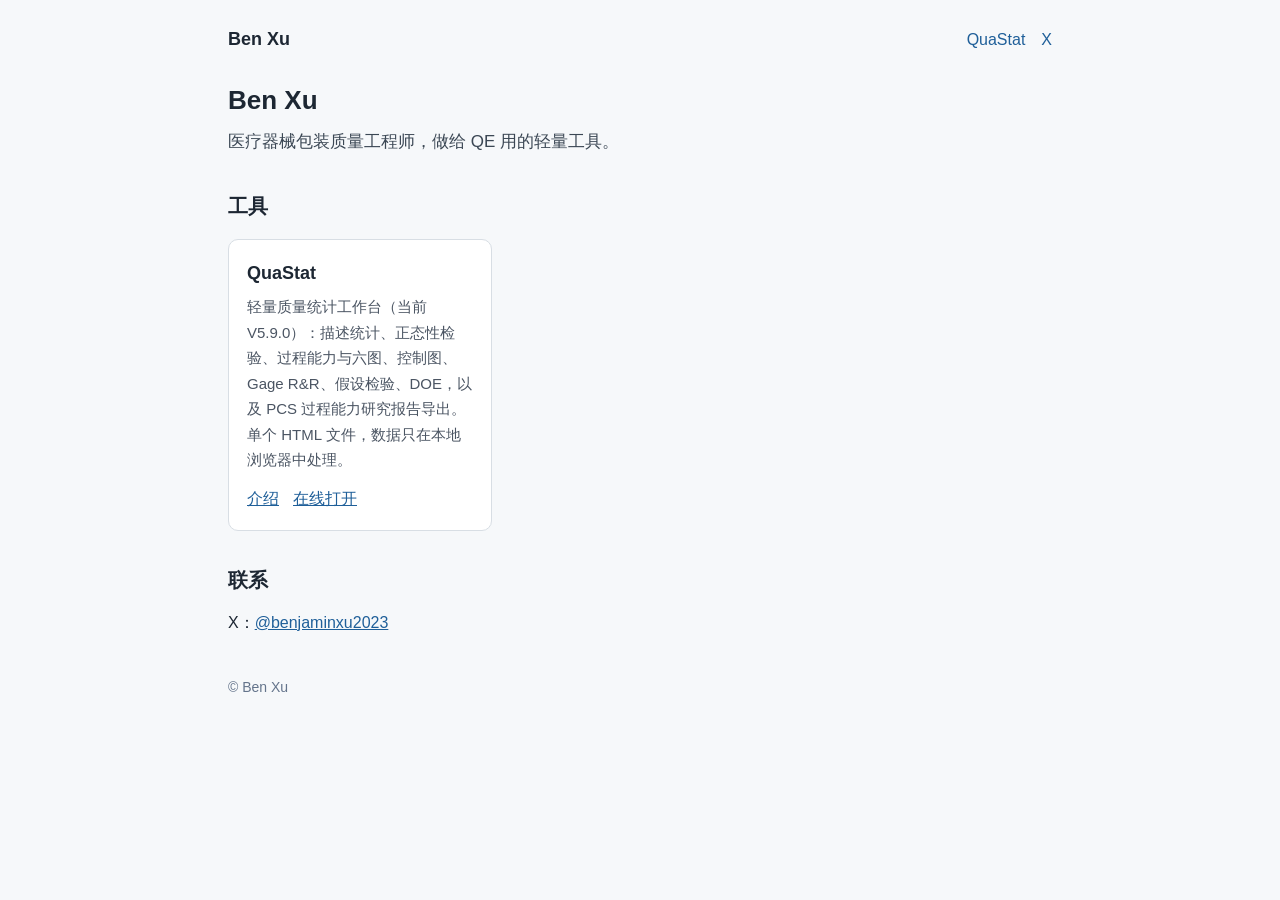
<file: index.html>
<!doctype html>
<html lang="zh-CN">
<head>
<meta charset="utf-8">
<meta name="viewport" content="width=device-width, initial-scale=1">
<title>Ben Xu · 给 QE 用的轻量工具</title>
<meta name="description" content="Ben Xu，医疗器械包装质量工程师，做给 QE 用的轻量工具。">
<link rel="stylesheet" href="/style.css">
</head>
<body>
<div class="wrap">
<header class="site"><a class="name" href="/">Ben Xu</a><nav><a href="/quastat/">QuaStat</a><a href="https://x.com/benjaminxu2023" rel="me noopener">X</a></nav></header>
<main>
<h1>Ben Xu</h1>
<p class="lead">医疗器械包装质量工程师，做给 QE 用的轻量工具。</p>

<h2>工具</h2>
<div class="cards">
  <div class="card">
    <h3>QuaStat</h3>
    <p>轻量质量统计工作台（当前 V5.9.0）：描述统计、正态性检验、过程能力与六图、控制图、Gage R&amp;R、假设检验、DOE，以及 PCS 过程能力研究报告导出。单个 HTML 文件，数据只在本地浏览器中处理。</p>
    <div class="links"><a href="/quastat/">介绍</a><a href="https://quastat.pages.dev/">在线打开</a></div>
  </div>
</div>

<h2>联系</h2>
<p>X：<a href="https://x.com/benjaminxu2023" rel="me noopener">@benjaminxu2023</a></p>
</main>
<footer>© Ben Xu</footer>
</div>
</body>
</html>
</file>
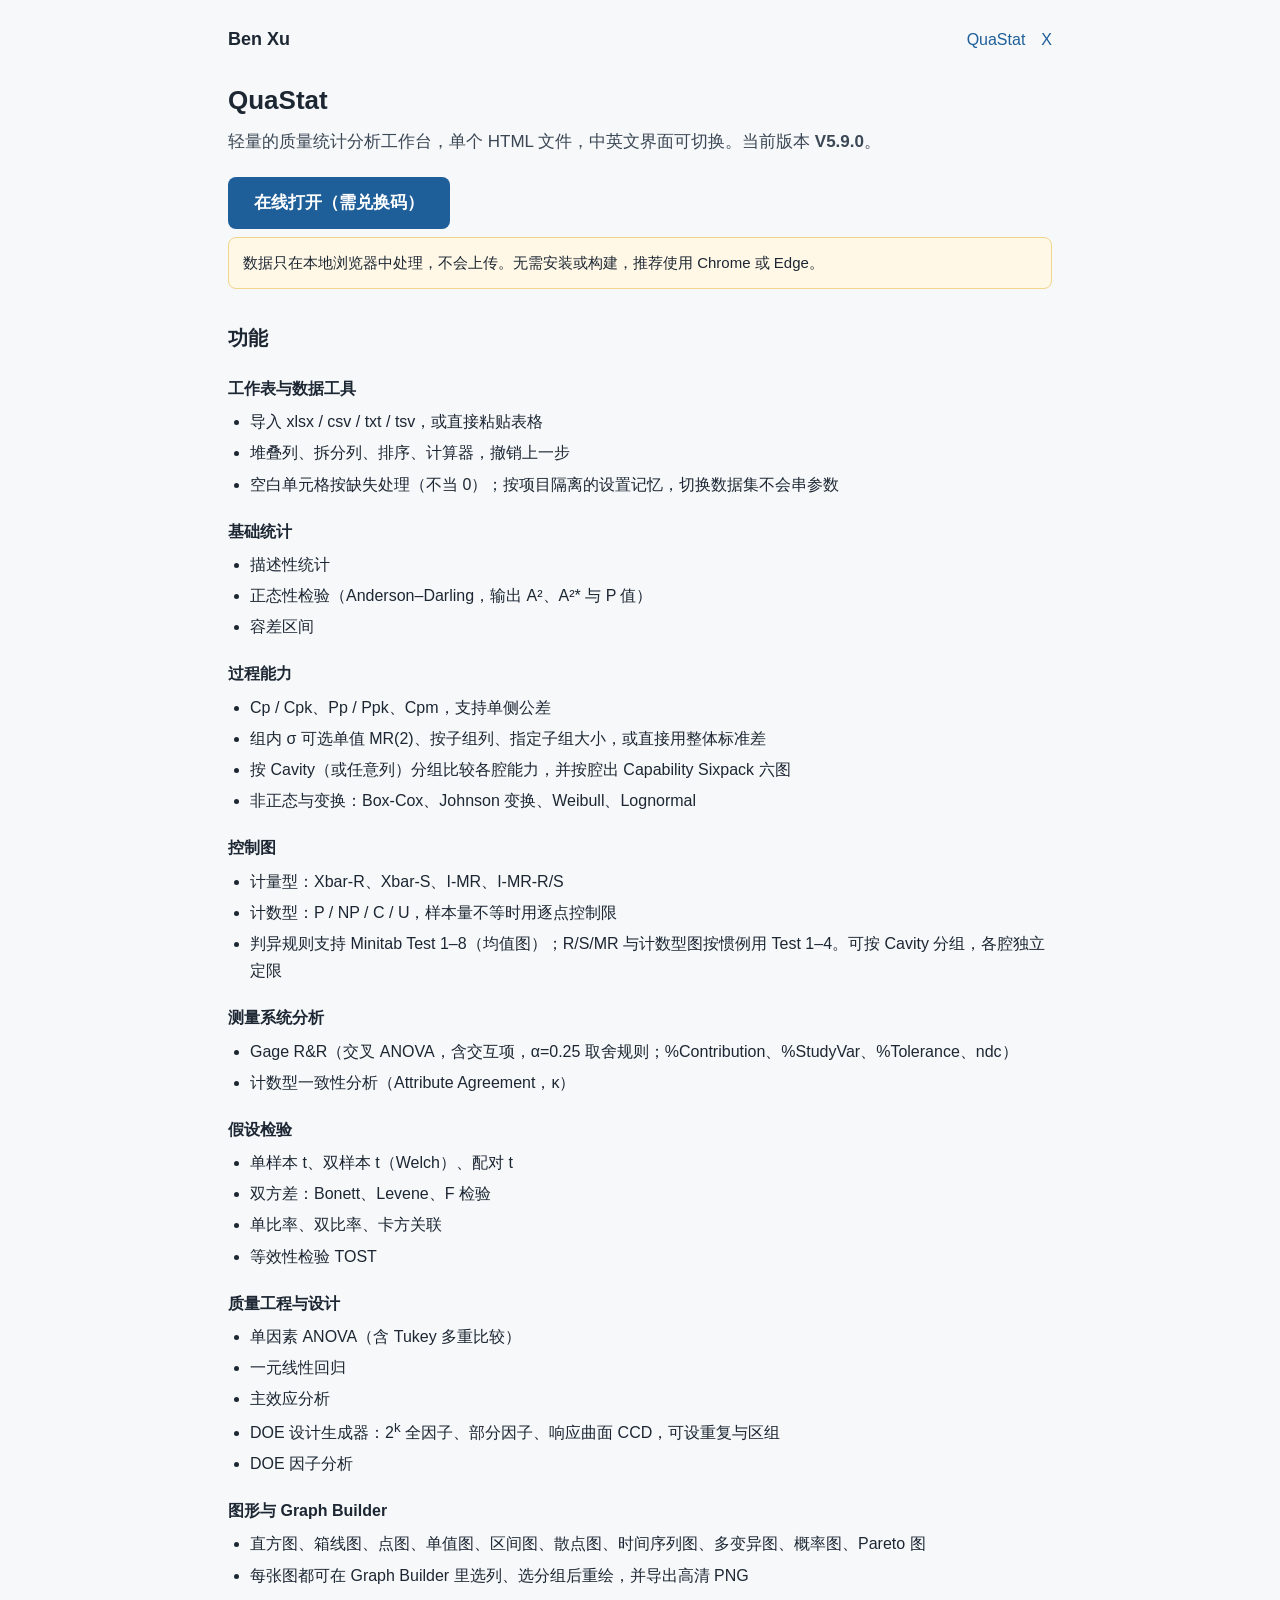
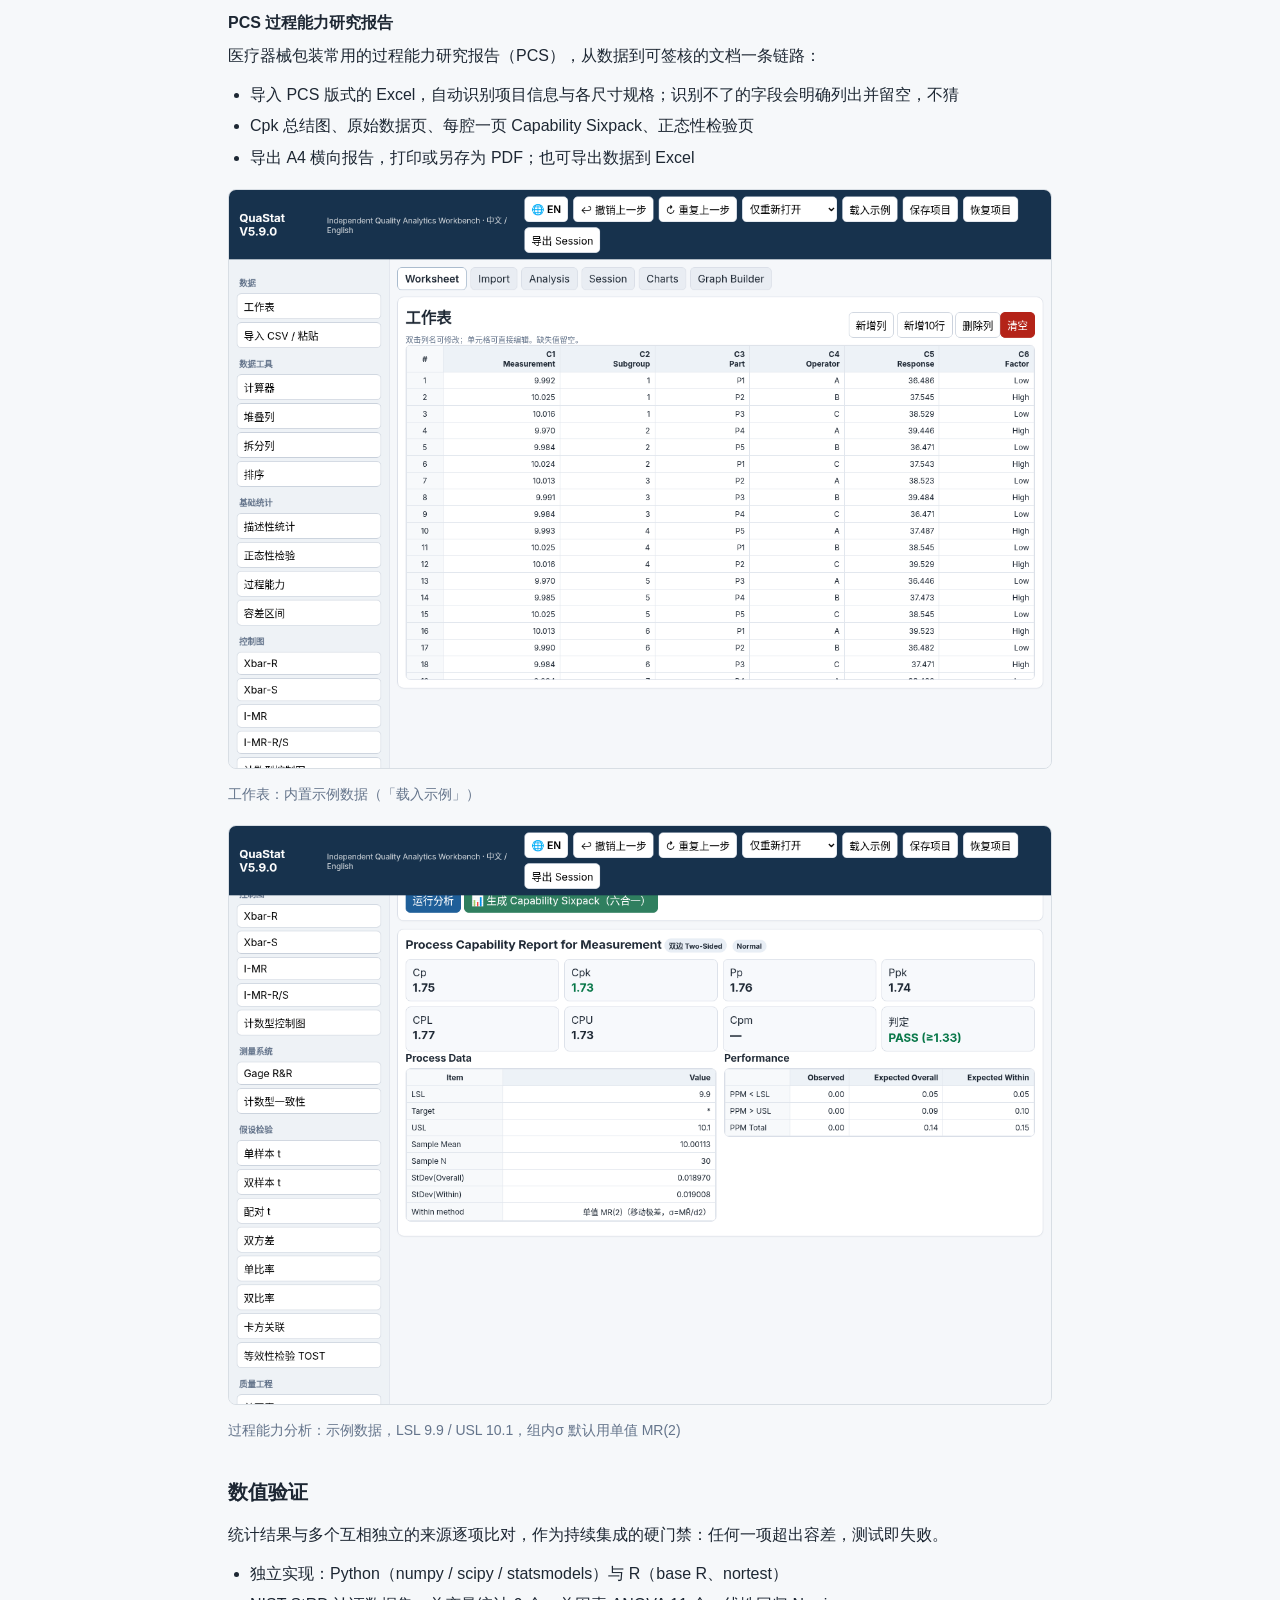
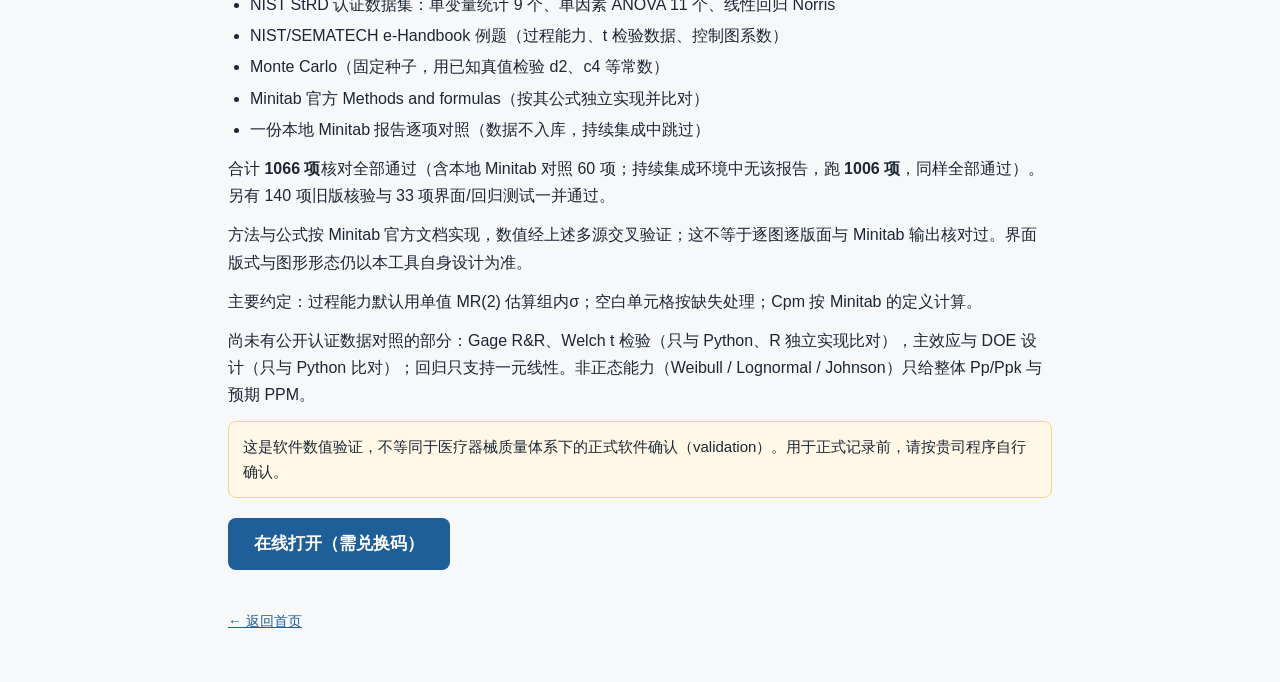
<file: quastat/index.html>
<!doctype html>
<html lang="zh-CN">
<head>
<meta charset="utf-8">
<meta name="viewport" content="width=device-width, initial-scale=1">
<title>QuaStat V5.9.0 · 轻量质量统计工作台</title>
<meta name="description" content="QuaStat V5.9.0：单个 HTML 文件的质量统计分析工作台。过程能力与六图、控制图、Gage R&amp;R、假设检验、DOE，以及 PCS 过程能力研究报告。数据只在本地浏览器中处理。">
<meta name="version" content="5.9.0">
<link rel="stylesheet" href="/style.css">
</head>
<body>
<div class="wrap">
<header class="site"><a class="name" href="/">Ben Xu</a><nav><a href="/quastat/">QuaStat</a><a href="https://x.com/benjaminxu2023" rel="me noopener">X</a></nav></header>
<main>
<h1>QuaStat</h1>
<p class="lead">轻量的质量统计分析工作台，单个 HTML 文件，中英文界面可切换。当前版本 <strong>V5.9.0</strong>。</p>
<div class="cta"><a class="btn" href="https://quastat.pages.dev/">在线打开（需兑换码）</a></div>
<p class="note">数据只在本地浏览器中处理，不会上传。无需安装或构建，推荐使用 Chrome 或 Edge。</p>

<h2>功能</h2>

<h3>工作表与数据工具</h3>
<ul>
  <li>导入 xlsx / csv / txt / tsv，或直接粘贴表格</li>
  <li>堆叠列、拆分列、排序、计算器，撤销上一步</li>
  <li>空白单元格按缺失处理（不当 0）；按项目隔离的设置记忆，切换数据集不会串参数</li>
</ul>

<h3>基础统计</h3>
<ul>
  <li>描述性统计</li>
  <li>正态性检验（Anderson–Darling，输出 A²、A²* 与 P 值）</li>
  <li>容差区间</li>
</ul>

<h3>过程能力</h3>
<ul>
  <li>Cp / Cpk、Pp / Ppk、Cpm，支持单侧公差</li>
  <li>组内 σ 可选单值 MR(2)、按子组列、指定子组大小，或直接用整体标准差</li>
  <li>按 Cavity（或任意列）分组比较各腔能力，并按腔出 Capability Sixpack 六图</li>
  <li>非正态与变换：Box-Cox、Johnson 变换、Weibull、Lognormal</li>
</ul>

<h3>控制图</h3>
<ul>
  <li>计量型：Xbar-R、Xbar-S、I-MR、I-MR-R/S</li>
  <li>计数型：P / NP / C / U，样本量不等时用逐点控制限</li>
  <li>判异规则支持 Minitab Test 1–8（均值图）；R/S/MR 与计数型图按惯例用 Test 1–4。可按 Cavity 分组，各腔独立定限</li>
</ul>

<h3>测量系统分析</h3>
<ul>
  <li>Gage R&amp;R（交叉 ANOVA，含交互项，α=0.25 取舍规则；%Contribution、%StudyVar、%Tolerance、ndc）</li>
  <li>计数型一致性分析（Attribute Agreement，κ）</li>
</ul>

<h3>假设检验</h3>
<ul>
  <li>单样本 t、双样本 t（Welch）、配对 t</li>
  <li>双方差：Bonett、Levene、F 检验</li>
  <li>单比率、双比率、卡方关联</li>
  <li>等效性检验 TOST</li>
</ul>

<h3>质量工程与设计</h3>
<ul>
  <li>单因素 ANOVA（含 Tukey 多重比较）</li>
  <li>一元线性回归</li>
  <li>主效应分析</li>
  <li>DOE 设计生成器：2<sup>k</sup> 全因子、部分因子、响应曲面 CCD，可设重复与区组</li>
  <li>DOE 因子分析</li>
</ul>

<h3>图形与 Graph Builder</h3>
<ul>
  <li>直方图、箱线图、点图、单值图、区间图、散点图、时间序列图、多变异图、概率图、Pareto 图</li>
  <li>每张图都可在 Graph Builder 里选列、选分组后重绘，并导出高清 PNG</li>
</ul>

<h3>PCS 过程能力研究报告</h3>
<p>医疗器械包装常用的过程能力研究报告（PCS），从数据到可签核的文档一条链路：</p>
<ul>
  <li>导入 PCS 版式的 Excel，自动识别项目信息与各尺寸规格；识别不了的字段会明确列出并留空，不猜</li>
  <li>Cpk 总结图、原始数据页、每腔一页 Capability Sixpack、正态性检验页</li>
  <li>导出 A4 横向报告，打印或另存为 PDF；也可导出数据到 Excel</li>
</ul>

<figure><img src="/quastat/img/worksheet.png" alt="QuaStat 工作表（内置示例数据）" width="1280" height="900" loading="lazy"><figcaption>工作表：内置示例数据（「载入示例」）</figcaption></figure>
<figure><img src="/quastat/img/capability.png" alt="QuaStat 过程能力分析结果（内置示例数据）" width="1280" height="900" loading="lazy"><figcaption>过程能力分析：示例数据，LSL 9.9 / USL 10.1，组内σ 默认用单值 MR(2)</figcaption></figure>

<h2>数值验证</h2>
<p>统计结果与多个互相独立的来源逐项比对，作为持续集成的硬门禁：任何一项超出容差，测试即失败。</p>
<ul>
  <li>独立实现：Python（numpy / scipy / statsmodels）与 R（base R、nortest）</li>
  <li>NIST StRD 认证数据集：单变量统计 9 个、单因素 ANOVA 11 个、线性回归 Norris</li>
  <li>NIST/SEMATECH e-Handbook 例题（过程能力、t 检验数据、控制图系数）</li>
  <li>Monte Carlo（固定种子，用已知真值检验 d2、c4 等常数）</li>
  <li>Minitab 官方 Methods and formulas（按其公式独立实现并比对）</li>
  <li>一份本地 Minitab 报告逐项对照（数据不入库，持续集成中跳过）</li>
</ul>
<p>合计 <strong>1066 项</strong>核对全部通过（含本地 Minitab 对照 60 项；持续集成环境中无该报告，跑 <strong>1006 项</strong>，同样全部通过）。另有 140 项旧版核验与 33 项界面/回归测试一并通过。</p>
<p>方法与公式按 Minitab 官方文档实现，数值经上述多源交叉验证；这不等于逐图逐版面与 Minitab 输出核对过。界面版式与图形形态仍以本工具自身设计为准。</p>
<p>主要约定：过程能力默认用单值 MR(2) 估算组内σ；空白单元格按缺失处理；Cpm 按 Minitab 的定义计算。</p>
<p>尚未有公开认证数据对照的部分：Gage R&amp;R、Welch t 检验（只与 Python、R 独立实现比对），主效应与 DOE 设计（只与 Python 比对）；回归只支持一元线性。非正态能力（Weibull / Lognormal / Johnson）只给整体 Pp/Ppk 与预期 PPM。</p>
<p class="note">这是软件数值验证，不等同于医疗器械质量体系下的正式软件确认（validation）。用于正式记录前，请按贵司程序自行确认。</p>
<div class="cta"><a class="btn" href="https://quastat.pages.dev/">在线打开（需兑换码）</a></div>
</main>
<footer><a href="/">← 返回首页</a></footer>
</div>
</body>
</html>
</file>
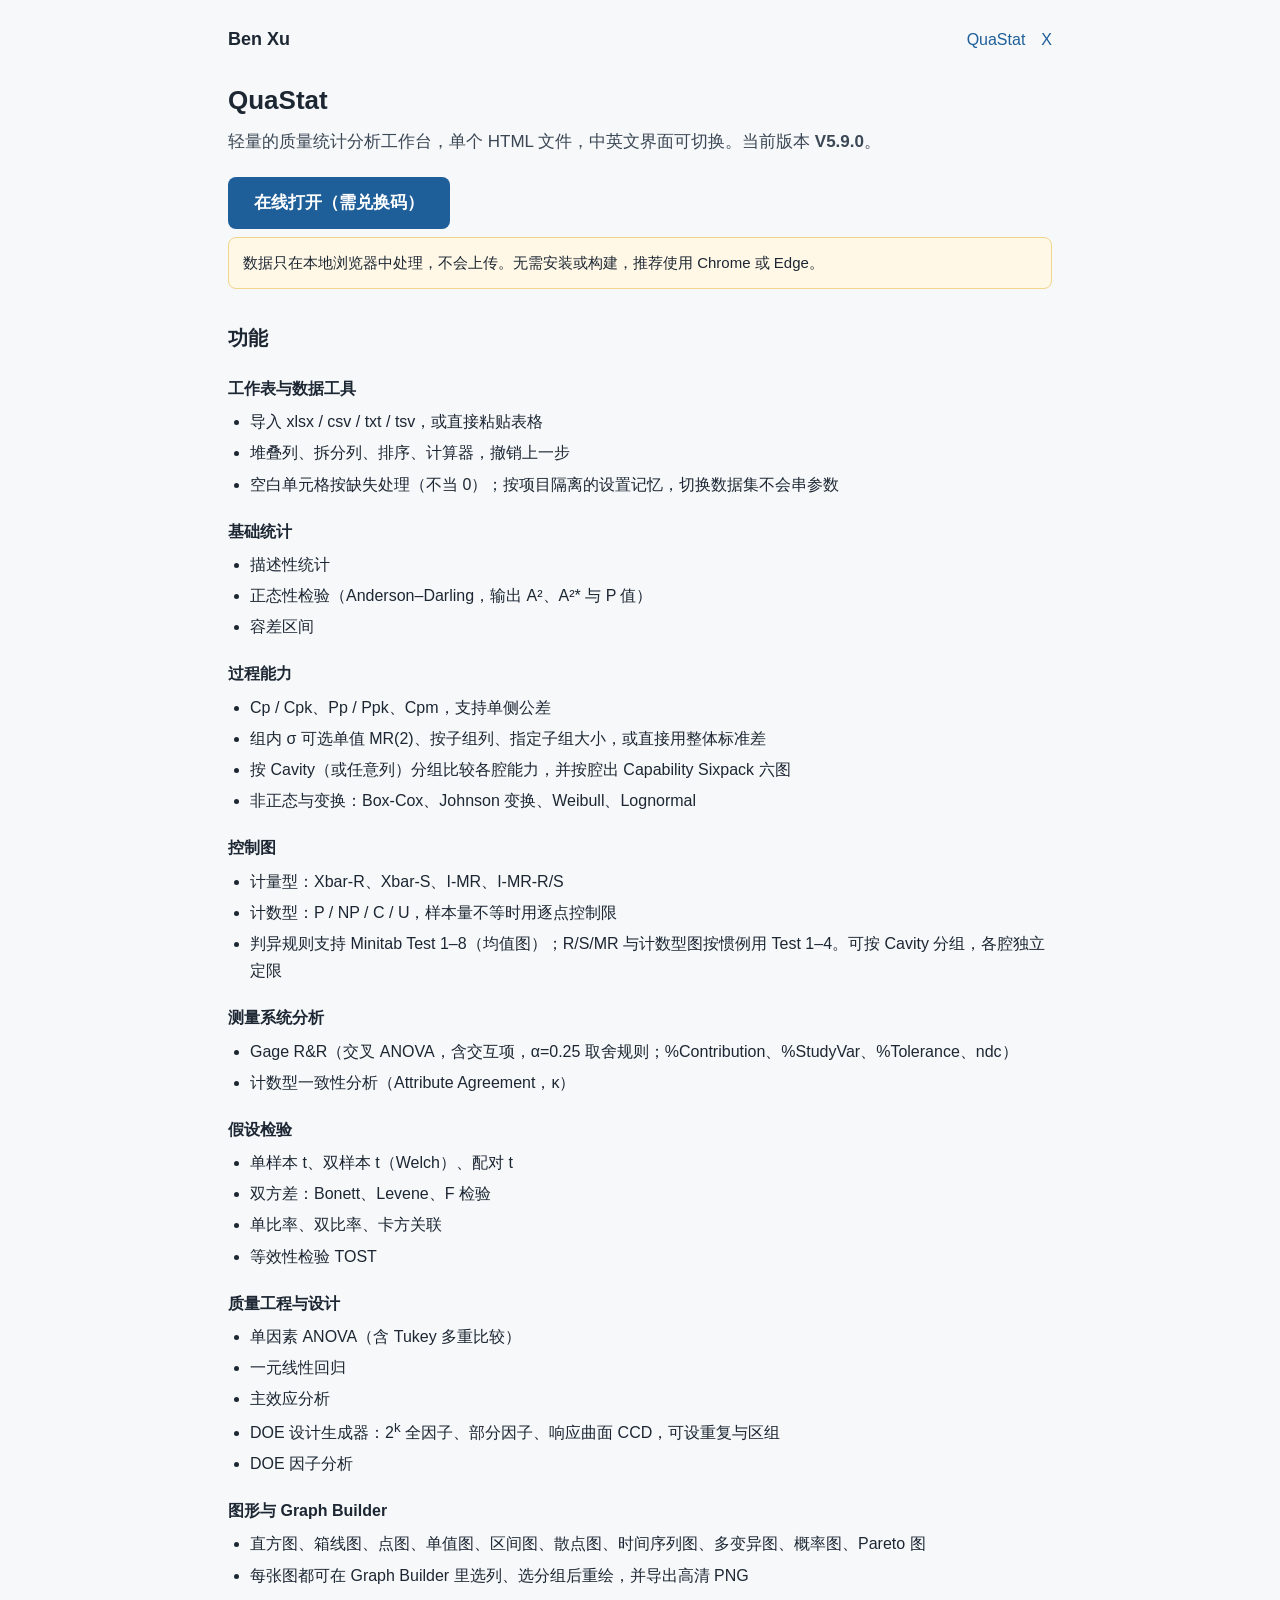
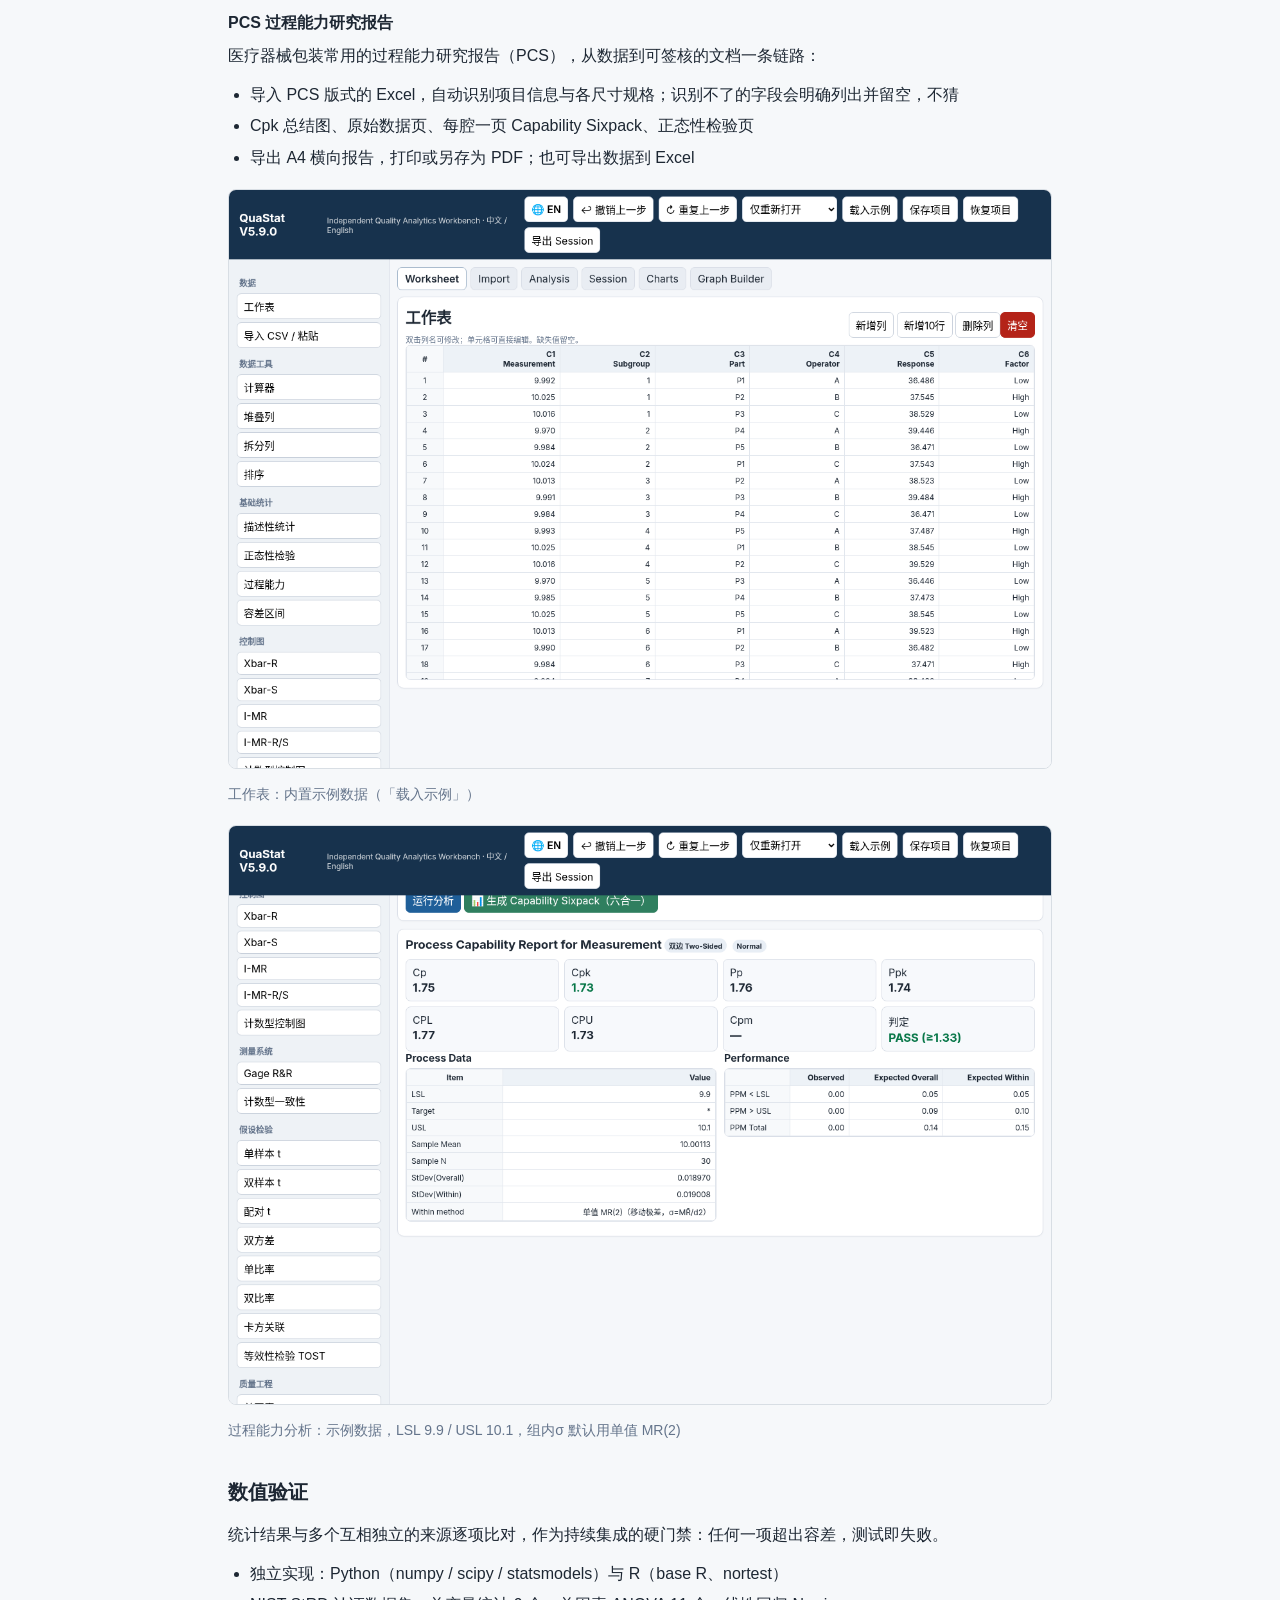
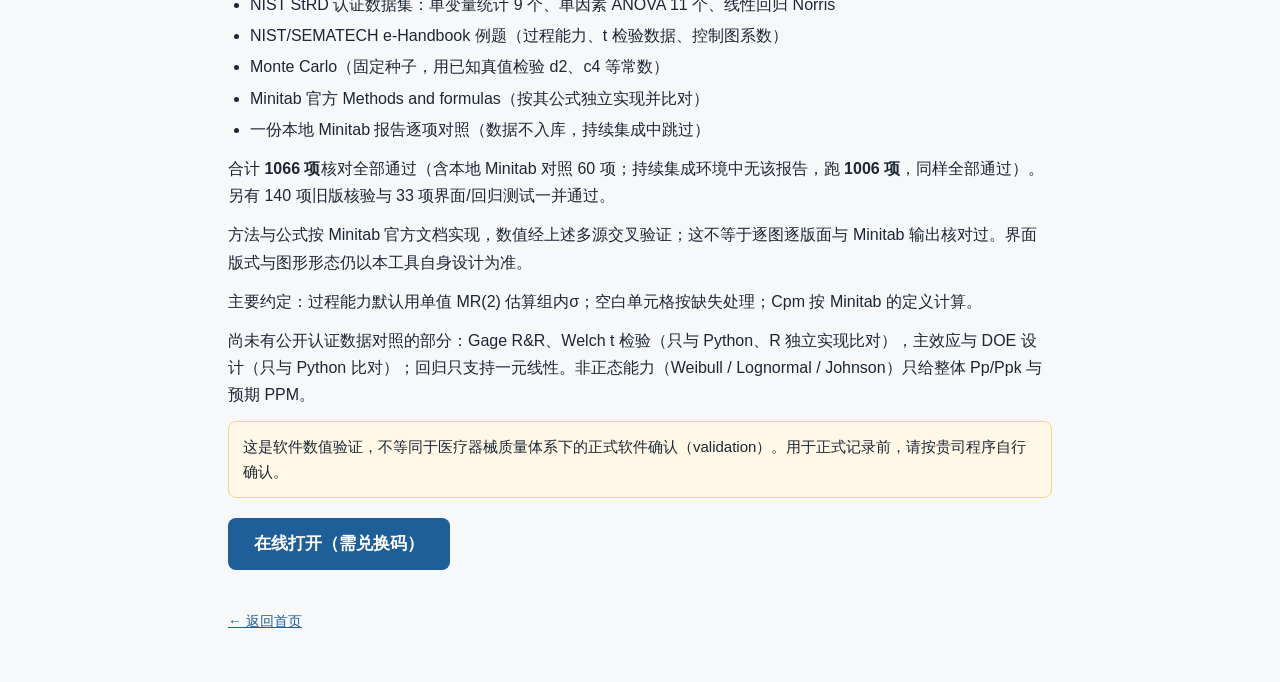
<file: quastat/app/index.html>
<!doctype html>
<html lang="zh-CN"><head><meta charset="utf-8">
<meta name="viewport" content="width=device-width,initial-scale=1">
<meta name="robots" content="noindex">
<meta http-equiv="refresh" content="0; url=/quastat/">
<title>QuaStat</title></head>
<body><p>QuaStat 已迁移，正在跳转到 <a href="/quastat/">介绍页</a>。</p></body></html>
</file>
<file: style.css>
*{box-sizing:border-box}
html{-webkit-text-size-adjust:100%}
body{margin:0;font-family:-apple-system,"Segoe UI","PingFang SC","Microsoft YaHei",sans-serif;color:#1d2733;background:#f6f8fa;line-height:1.7}
a{color:#1f5f99}
.wrap{max-width:860px;margin:0 auto;padding:24px 18px 48px}
header.site{display:flex;justify-content:space-between;align-items:center;gap:12px;flex-wrap:wrap;margin-bottom:28px}
header.site .name{font-weight:700;font-size:18px;color:#1d2733;text-decoration:none}
header.site nav a{margin-left:16px;text-decoration:none}
h1{font-size:26px;line-height:1.35;margin:0 0 10px}
h2{font-size:20px;margin:32px 0 12px}
h3{font-size:16px;margin:20px 0 6px;color:#1d2733}
p{margin:0 0 12px}
.lead{font-size:17px;color:#3b4754}
.cards{display:grid;grid-template-columns:repeat(auto-fill,minmax(240px,1fr));gap:16px;margin-top:16px}
.card{background:#fff;border:1px solid #d8dee4;border-radius:10px;padding:18px;display:flex;flex-direction:column}
.card h3{margin:0 0 6px;font-size:18px}
.card p{color:#4b5563;font-size:15px;flex:1}
.card .links a{margin-right:14px}
.btn{display:inline-block;background:#1f5f99;color:#fff;text-decoration:none;font-weight:600;padding:12px 26px;border-radius:8px;font-size:17px}
.btn:hover{background:#174a78}
.btn.secondary{background:#fff;color:#1f5f99;border:1px solid #1f5f99}
.cta{margin:20px 0 8px;display:flex;gap:12px;flex-wrap:wrap}
ul{padding-left:22px;margin:0 0 12px}
li{margin:4px 0}
figure{margin:18px 0}
figure img{width:100%;height:auto;border:1px solid #d8dee4;border-radius:8px;background:#fff}
figcaption{font-size:14px;color:#64748b;margin-top:6px}
.note{background:#fff8e6;border:1px solid #f2d48a;border-radius:8px;padding:12px 14px;font-size:15px}
table{border-collapse:collapse;width:100%;font-size:14px;background:#fff}
th,td{border:1px solid #d8dee4;padding:6px 8px;text-align:left}
.tbl{overflow-x:auto}
footer{margin-top:40px;font-size:14px;color:#64748b}
@media (max-width:520px){h1{font-size:22px}.btn{display:block;text-align:center}header.site nav a{margin:0 14px 0 0}}
</file>
